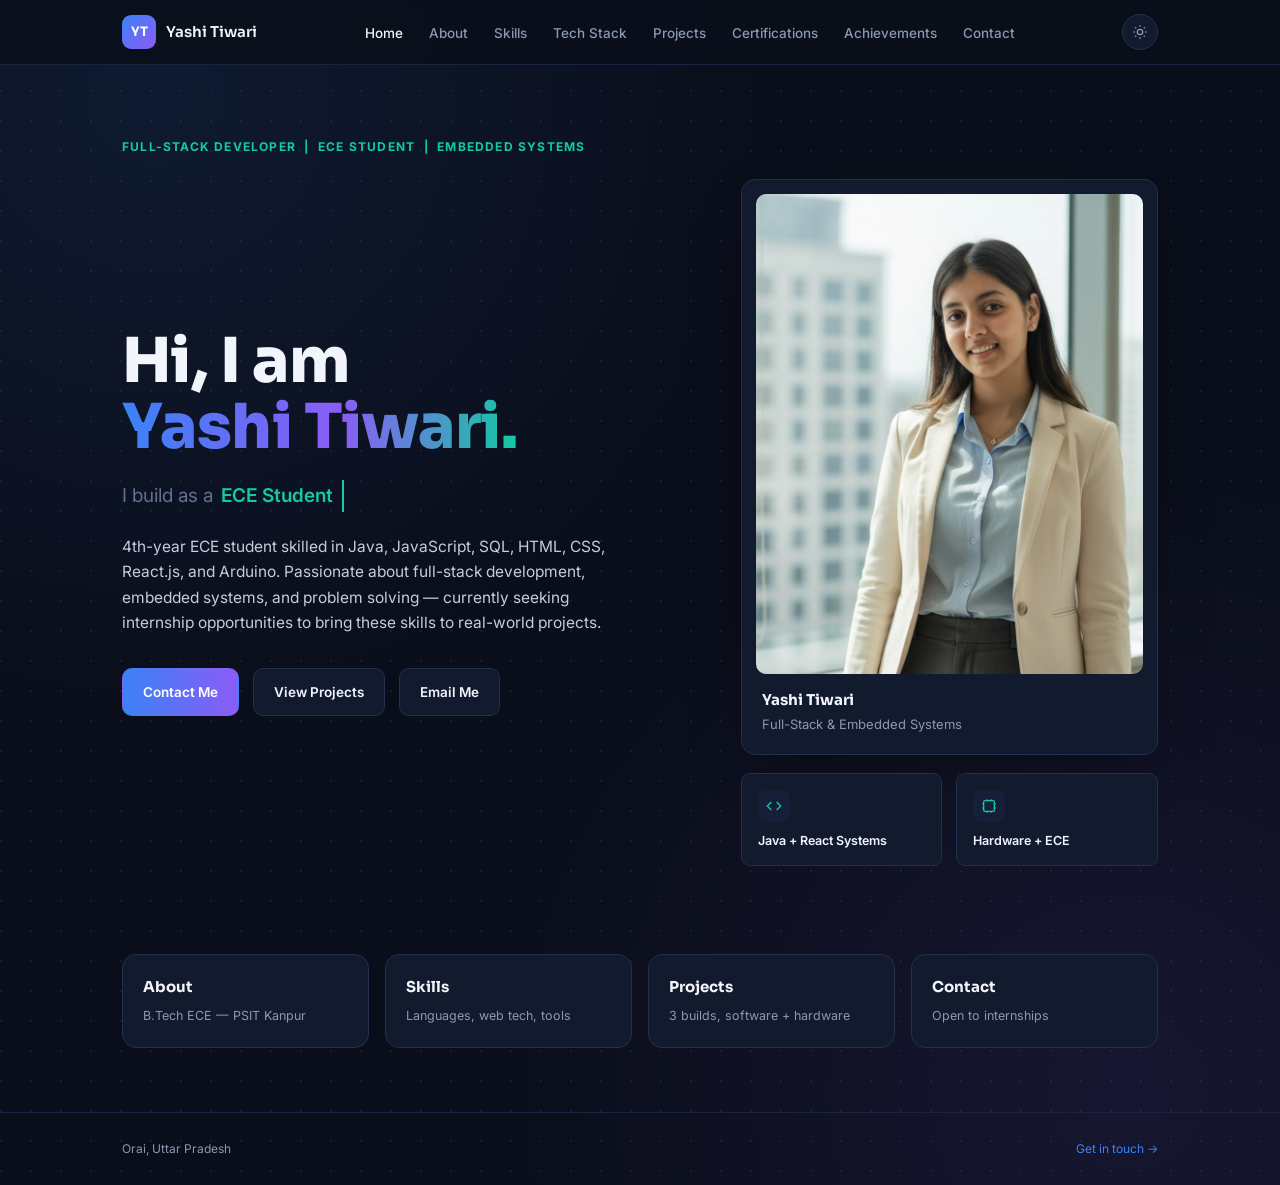
<file: index.html>
<!DOCTYPE html>
<html lang="en">
<head>
<meta charset="UTF-8">
<meta name="viewport" content="width=device-width, initial-scale=1.0">
<title>Yashi Tiwari — Portfolio</title>
<link rel="preconnect" href="https://fonts.googleapis.com">
<link rel="preconnect" href="https://fonts.gstatic.com" crossorigin>
<link href="https://fonts.googleapis.com/css2?family=Sora:wght@600;700;800&family=Inter:wght@400;500;600;700&display=swap" rel="stylesheet">
<link rel="stylesheet" href="style.css">
</head>
<body>

<header class="site">
  <div class="navbar">
    <a class="brand" href="index.html">
      <span class="badge">YT</span>
      <span class="name">Yashi Tiwari</span>
    </a>
    <button class="navtoggle" id="navtoggle" aria-expanded="false" aria-controls="navlinks">Menu</button>
    <ul class="navlinks" id="navlinks">
      <li><a href="index.html" class="active">Home</a></li>
      <li><a href="about.html">About</a></li>
      <li><a href="skills.html">Skills</a></li>
      <li><a href="techstack.html">Tech Stack</a></li>
      <li><a href="projects.html">Projects</a></li>
      <li><a href="certifications.html">Certifications</a></li>
      <li><a href="achievements.html">Achievements</a></li>
      <li><a href="contact.html">Contact</a></li>
    </ul>
    <div class="nav-right">
      <button class="theme-toggle" id="themeToggle" aria-label="Toggle theme">
        <svg id="themeIcon" width="16" height="16" viewBox="0 0 24 24" fill="none" stroke="currentColor" stroke-width="2"><circle cx="12" cy="12" r="4"/><path d="M12 2v2M12 20v2M4.9 4.9l1.4 1.4M17.7 17.7l1.4 1.4M2 12h2M20 12h2M4.9 19.1l1.4-1.4M17.7 6.3l1.4-1.4"/></svg>
      </button>
    </div>
  </div>
</header>

<main class="wrap">

  <section class="hero">
    <div class="hero-tag">Full-Stack Developer &nbsp;|&nbsp; ECE Student &nbsp;|&nbsp; Embedded Systems</div>
    <div class="hero-grid">
      <div>
        <h1 class="hero-title">Hi, I am<br><span class="grad-text">Yashi Tiwari.</span></h1>
        <p class="role-line">I build as a <span class="typed" id="typedRole">ECE Student</span><span class="cursor">&nbsp;</span></p>
        <p class="hero-summary">4th-year ECE student skilled in Java, JavaScript, SQL, HTML, CSS, React.js, and Arduino. Passionate about full-stack development, embedded systems, and problem solving — currently seeking internship opportunities to bring these skills to real-world projects.</p>
        <div class="hero-cta">
          <a class="btn primary" href="contact.html">Contact Me</a>
          <a class="btn ghost" href="projects.html">View Projects</a>
          <a class="btn ghost" href="mailto:tiwariyashi2626@gmail.com">Email Me</a>
        </div>
      </div>
      <div class="hero-right">
        <div class="photo-card">
          <img src="profile.jpg" alt="Portrait of Yashi Tiwari">
          <div class="photo-caption">
            <div class="pn">Yashi Tiwari</div>
            <div class="pr">Full-Stack &amp; Embedded Systems</div>
          </div>
        </div>
        <div class="stat-row">
          <div class="stat-card">
            <div class="ic"><svg width="16" height="16" viewBox="0 0 24 24" fill="none" stroke="currentColor" stroke-width="2"><polyline points="16 18 22 12 16 6"/><polyline points="8 6 2 12 8 18"/></svg></div>
            <div class="st">Java + React Systems</div>
          </div>
          <div class="stat-card">
            <div class="ic"><svg width="16" height="16" viewBox="0 0 24 24" fill="none" stroke="currentColor" stroke-width="2"><rect x="4" y="4" width="16" height="16" rx="2"/><path d="M9 2v2M15 2v2M9 20v2M15 20v2M2 9h2M2 15h2M20 9h2M20 15h2"/></svg></div>
            <div class="st">Hardware + ECE</div>
          </div>
        </div>
      </div>
    </div>
  </section>

  <nav class="quicklinks" aria-label="Section shortcuts">
    <a class="qlink" href="about.html">
      <div class="qt">About</div>
      <div class="qs">B.Tech ECE — PSIT Kanpur</div>
    </a>
    <a class="qlink" href="skills.html">
      <div class="qt">Skills</div>
      <div class="qs">Languages, web tech, tools</div>
    </a>
    <a class="qlink" href="projects.html">
      <div class="qt">Projects</div>
      <div class="qs">3 builds, software + hardware</div>
    </a>
    <a class="qlink" href="contact.html">
      <div class="qt">Contact</div>
      <div class="qs">Open to internships</div>
    </a>
  </nav>

</main>

<footer class="site-foot">
  <div class="wrap">
    <span class="fl">Orai, Uttar Pradesh</span>
    <span class="fl"><a href="contact.html">Get in touch →</a></span>
  </div>
</footer>

<script src="main.js"></script>
</body>
</html>
</file>
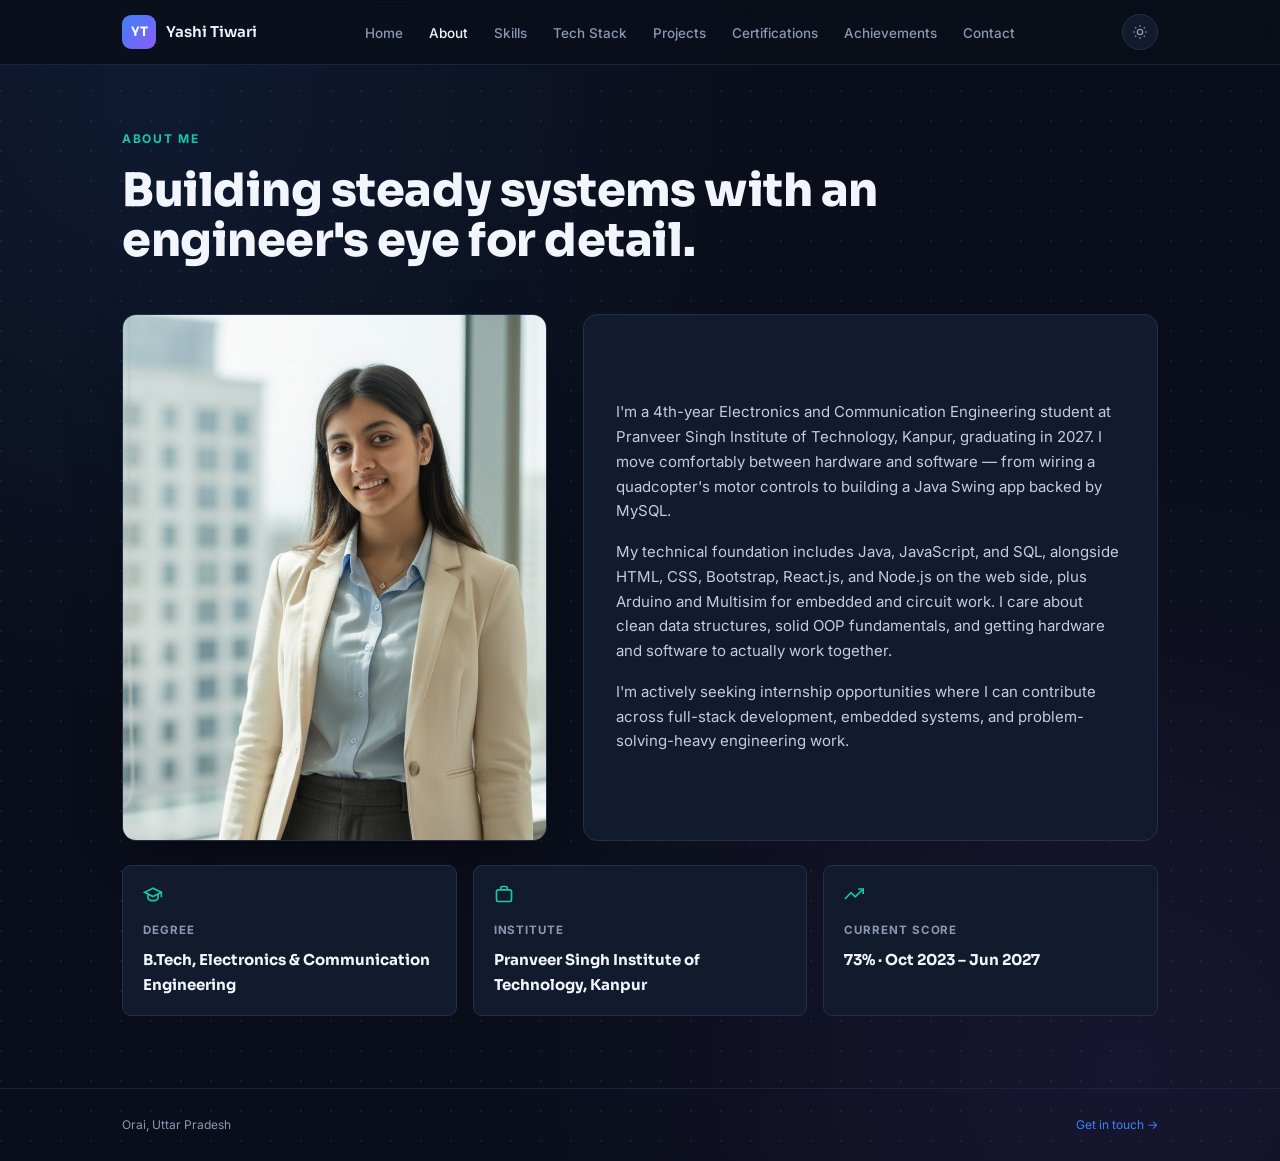
<file: about.html>
<!DOCTYPE html>
<html lang="en">
<head>
<meta charset="UTF-8">
<meta name="viewport" content="width=device-width, initial-scale=1.0">
<title>About — Yashi Tiwari</title>
<link rel="preconnect" href="https://fonts.googleapis.com">
<link rel="preconnect" href="https://fonts.gstatic.com" crossorigin>
<link href="https://fonts.googleapis.com/css2?family=Sora:wght@600;700;800&family=Inter:wght@400;500;600;700&display=swap" rel="stylesheet">
<link rel="stylesheet" href="style.css">
</head>
<body>

<header class="site">
  <div class="navbar">
    <a class="brand" href="index.html">
      <span class="badge">YT</span>
      <span class="name">Yashi Tiwari</span>
    </a>
    <button class="navtoggle" id="navtoggle" aria-expanded="false" aria-controls="navlinks">Menu</button>
    <ul class="navlinks" id="navlinks">
      <li><a href="index.html">Home</a></li>
      <li><a href="about.html" class="active">About</a></li>
      <li><a href="skills.html">Skills</a></li>
      <li><a href="techstack.html">Tech Stack</a></li>
      <li><a href="projects.html">Projects</a></li>
      <li><a href="certifications.html">Certifications</a></li>
      <li><a href="achievements.html">Achievements</a></li>
      <li><a href="contact.html">Contact</a></li>
    </ul>
    <div class="nav-right">
      <button class="theme-toggle" id="themeToggle" aria-label="Toggle theme">
        <svg width="16" height="16" viewBox="0 0 24 24" fill="none" stroke="currentColor" stroke-width="2"><circle cx="12" cy="12" r="4"/><path d="M12 2v2M12 20v2M4.9 4.9l1.4 1.4M17.7 17.7l1.4 1.4M2 12h2M20 12h2M4.9 19.1l1.4-1.4M17.7 6.3l1.4-1.4"/></svg>
      </button>
    </div>
  </div>
</header>

<main class="wrap">

  <div class="page-header">
    <div class="eyebrow">About Me</div>
    <h1 class="page-title">Building steady systems with an<br>engineer's eye for detail.</h1>
  </div>

  <div class="about-grid">
    <div class="about-photo">
      <img src="profile.jpg" alt="Portrait of Yashi Tiwari">
    </div>
    <div class="about-copy">
      <p>I'm a 4th-year Electronics and Communication Engineering student at Pranveer Singh Institute of Technology, Kanpur, graduating in 2027. I move comfortably between hardware and software — from wiring a quadcopter's motor controls to building a Java Swing app backed by MySQL.</p>
      <p>My technical foundation includes Java, JavaScript, and SQL, alongside HTML, CSS, Bootstrap, React.js, and Node.js on the web side, plus Arduino and Multisim for embedded and circuit work. I care about clean data structures, solid OOP fundamentals, and getting hardware and software to actually work together.</p>
      <p>I'm actively seeking internship opportunities where I can contribute across full-stack development, embedded systems, and problem-solving-heavy engineering work.</p>
    </div>
  </div>

  <div class="info-cards">
    <div class="info-card">
      <div class="ic"><svg width="20" height="20" viewBox="0 0 24 24" fill="none" stroke="currentColor" stroke-width="2"><path d="M22 10L12 5 2 10l10 5 10-5v6"/><path d="M6 12v5c0 1.5 3 3 6 3s6-1.5 6-3v-5"/></svg></div>
      <div class="lbl">Degree</div>
      <div class="val">B.Tech, Electronics &amp; Communication Engineering</div>
    </div>
    <div class="info-card">
      <div class="ic"><svg width="20" height="20" viewBox="0 0 24 24" fill="none" stroke="currentColor" stroke-width="2"><rect x="3" y="7" width="18" height="14" rx="2"/><path d="M8 7V5a2 2 0 0 1 2-2h4a2 2 0 0 1 2 2v2"/></svg></div>
      <div class="lbl">Institute</div>
      <div class="val">Pranveer Singh Institute of Technology, Kanpur</div>
    </div>
    <div class="info-card">
      <div class="ic"><svg width="20" height="20" viewBox="0 0 24 24" fill="none" stroke="currentColor" stroke-width="2"><polyline points="23 6 13.5 15.5 8.5 10.5 1 18"/><polyline points="17 6 23 6 23 12"/></svg></div>
      <div class="lbl">Current Score</div>
      <div class="val">73% &middot; Oct 2023 – Jun 2027</div>
    </div>
  </div>

</main>

<footer class="site-foot">
  <div class="wrap">
    <span class="fl">Orai, Uttar Pradesh</span>
    <span class="fl"><a href="contact.html">Get in touch →</a></span>
  </div>
</footer>

<script src="main.js"></script>
</body>
</html>
</file>
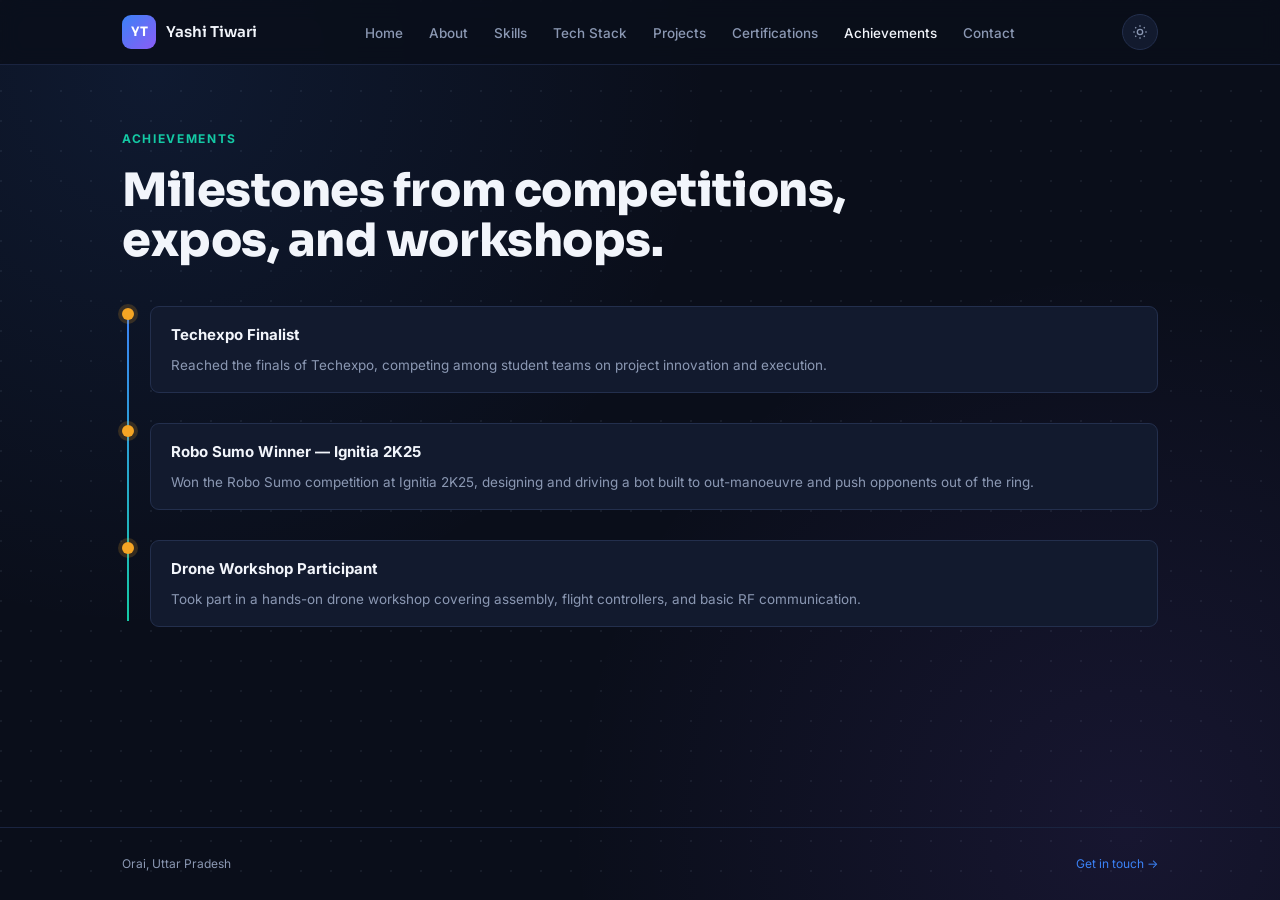
<file: achievements.html>
<!DOCTYPE html>
<html lang="en">
<head>
<meta charset="UTF-8">
<meta name="viewport" content="width=device-width, initial-scale=1.0">
<title>Achievements — Yashi Tiwari</title>
<link rel="preconnect" href="https://fonts.googleapis.com">
<link rel="preconnect" href="https://fonts.gstatic.com" crossorigin>
<link href="https://fonts.googleapis.com/css2?family=Sora:wght@600;700;800&family=Inter:wght@400;500;600;700&display=swap" rel="stylesheet">
<link rel="stylesheet" href="style.css">
</head>
<body>

<header class="site">
  <div class="navbar">
    <a class="brand" href="index.html">
      <span class="badge">YT</span>
      <span class="name">Yashi Tiwari</span>
    </a>
    <button class="navtoggle" id="navtoggle" aria-expanded="false" aria-controls="navlinks">Menu</button>
    <ul class="navlinks" id="navlinks">
      <li><a href="index.html">Home</a></li>
      <li><a href="about.html">About</a></li>
      <li><a href="skills.html">Skills</a></li>
      <li><a href="techstack.html">Tech Stack</a></li>
      <li><a href="projects.html">Projects</a></li>
      <li><a href="certifications.html">Certifications</a></li>
      <li><a href="achievements.html" class="active">Achievements</a></li>
      <li><a href="contact.html">Contact</a></li>
    </ul>
    <div class="nav-right">
      <button class="theme-toggle" id="themeToggle" aria-label="Toggle theme">
        <svg width="16" height="16" viewBox="0 0 24 24" fill="none" stroke="currentColor" stroke-width="2"><circle cx="12" cy="12" r="4"/><path d="M12 2v2M12 20v2M4.9 4.9l1.4 1.4M17.7 17.7l1.4 1.4M2 12h2M20 12h2M4.9 19.1l1.4-1.4M17.7 6.3l1.4-1.4"/></svg>
      </button>
    </div>
  </div>
</header>

<main class="wrap">

  <div class="page-header">
    <div class="eyebrow">Achievements</div>
    <h1 class="page-title">Milestones from competitions,<br>expos, and workshops.</h1>
  </div>

  <div class="timeline" style="margin:32px 0 80px;">
    <div class="tl-item">
      <span class="tl-dot"></span>
      <div class="tl-card">
        <div class="ttl">Techexpo Finalist</div>
        <div class="dsc">Reached the finals of Techexpo, competing among student teams on project innovation and execution.</div>
      </div>
    </div>
    <div class="tl-item">
      <span class="tl-dot"></span>
      <div class="tl-card">
        <div class="ttl">Robo Sumo Winner — Ignitia 2K25</div>
        <div class="dsc">Won the Robo Sumo competition at Ignitia 2K25, designing and driving a bot built to out-manoeuvre and push opponents out of the ring.</div>
      </div>
    </div>
    <div class="tl-item">
      <span class="tl-dot"></span>
      <div class="tl-card">
        <div class="ttl">Drone Workshop Participant</div>
        <div class="dsc">Took part in a hands-on drone workshop covering assembly, flight controllers, and basic RF communication.</div>
      </div>
    </div>
  </div>

</main>

<footer class="site-foot">
  <div class="wrap">
    <span class="fl">Orai, Uttar Pradesh</span>
    <span class="fl"><a href="contact.html">Get in touch →</a></span>
  </div>
</footer>

<script src="main.js"></script>
</body>
</html>
</file>
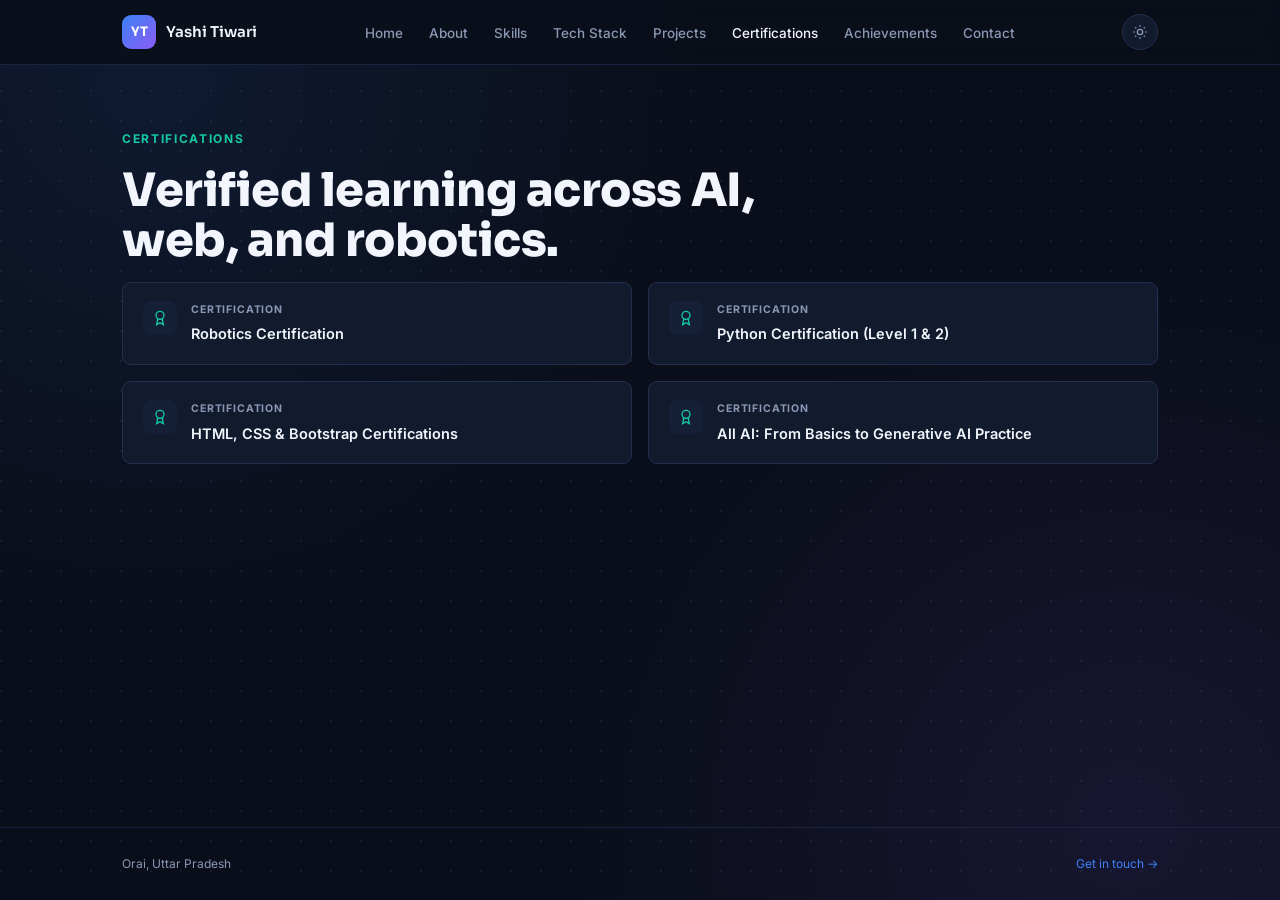
<file: certifications.html>
<!DOCTYPE html>
<html lang="en">
<head>
<meta charset="UTF-8">
<meta name="viewport" content="width=device-width, initial-scale=1.0">
<title>Certifications — Yashi Tiwari</title>
<link rel="preconnect" href="https://fonts.googleapis.com">
<link rel="preconnect" href="https://fonts.gstatic.com" crossorigin>
<link href="https://fonts.googleapis.com/css2?family=Sora:wght@600;700;800&family=Inter:wght@400;500;600;700&display=swap" rel="stylesheet">
<link rel="stylesheet" href="style.css">
</head>
<body>

<header class="site">
  <div class="navbar">
    <a class="brand" href="index.html">
      <span class="badge">YT</span>
      <span class="name">Yashi Tiwari</span>
    </a>
    <button class="navtoggle" id="navtoggle" aria-expanded="false" aria-controls="navlinks">Menu</button>
    <ul class="navlinks" id="navlinks">
      <li><a href="index.html">Home</a></li>
      <li><a href="about.html">About</a></li>
      <li><a href="skills.html">Skills</a></li>
      <li><a href="techstack.html">Tech Stack</a></li>
      <li><a href="projects.html">Projects</a></li>
      <li><a href="certifications.html" class="active">Certifications</a></li>
      <li><a href="achievements.html">Achievements</a></li>
      <li><a href="contact.html">Contact</a></li>
    </ul>
    <div class="nav-right">
      <button class="theme-toggle" id="themeToggle" aria-label="Toggle theme">
        <svg width="16" height="16" viewBox="0 0 24 24" fill="none" stroke="currentColor" stroke-width="2"><circle cx="12" cy="12" r="4"/><path d="M12 2v2M12 20v2M4.9 4.9l1.4 1.4M17.7 17.7l1.4 1.4M2 12h2M20 12h2M4.9 19.1l1.4-1.4M17.7 6.3l1.4-1.4"/></svg>
      </button>
    </div>
  </div>
</header>

<main class="wrap">

  <div class="page-header">
    <div class="eyebrow">Certifications</div>
    <h1 class="page-title">Verified learning across AI,<br>web, and robotics.</h1>
  </div>

  <div class="cert-grid" style="margin-bottom:72px;">
    <div class="cert-card">
      <div class="ic"><svg width="16" height="16" viewBox="0 0 24 24" fill="none" stroke="currentColor" stroke-width="2"><circle cx="12" cy="8" r="6"/><path d="M8.7 13.5 7 22l5-3 5 3-1.7-8.5"/></svg></div>
      <div>
        <div class="tag">Certification</div>
        <div class="ttl">Robotics Certification</div>
      </div>
    </div>
    <div class="cert-card">
      <div class="ic"><svg width="16" height="16" viewBox="0 0 24 24" fill="none" stroke="currentColor" stroke-width="2"><circle cx="12" cy="8" r="6"/><path d="M8.7 13.5 7 22l5-3 5 3-1.7-8.5"/></svg></div>
      <div>
        <div class="tag">Certification</div>
        <div class="ttl">Python Certification (Level 1 &amp; 2)</div>
      </div>
    </div>
    <div class="cert-card">
      <div class="ic"><svg width="16" height="16" viewBox="0 0 24 24" fill="none" stroke="currentColor" stroke-width="2"><circle cx="12" cy="8" r="6"/><path d="M8.7 13.5 7 22l5-3 5 3-1.7-8.5"/></svg></div>
      <div>
        <div class="tag">Certification</div>
        <div class="ttl">HTML, CSS &amp; Bootstrap Certifications</div>
      </div>
    </div>
    <div class="cert-card">
      <div class="ic"><svg width="16" height="16" viewBox="0 0 24 24" fill="none" stroke="currentColor" stroke-width="2"><circle cx="12" cy="8" r="6"/><path d="M8.7 13.5 7 22l5-3 5 3-1.7-8.5"/></svg></div>
      <div>
        <div class="tag">Certification</div>
        <div class="ttl">All AI: From Basics to Generative AI Practice</div>
      </div>
    </div>
  </div>

</main>

<footer class="site-foot">
  <div class="wrap">
    <span class="fl">Orai, Uttar Pradesh</span>
    <span class="fl"><a href="contact.html">Get in touch →</a></span>
  </div>
</footer>

<script src="main.js"></script>
</body>
</html>
</file>
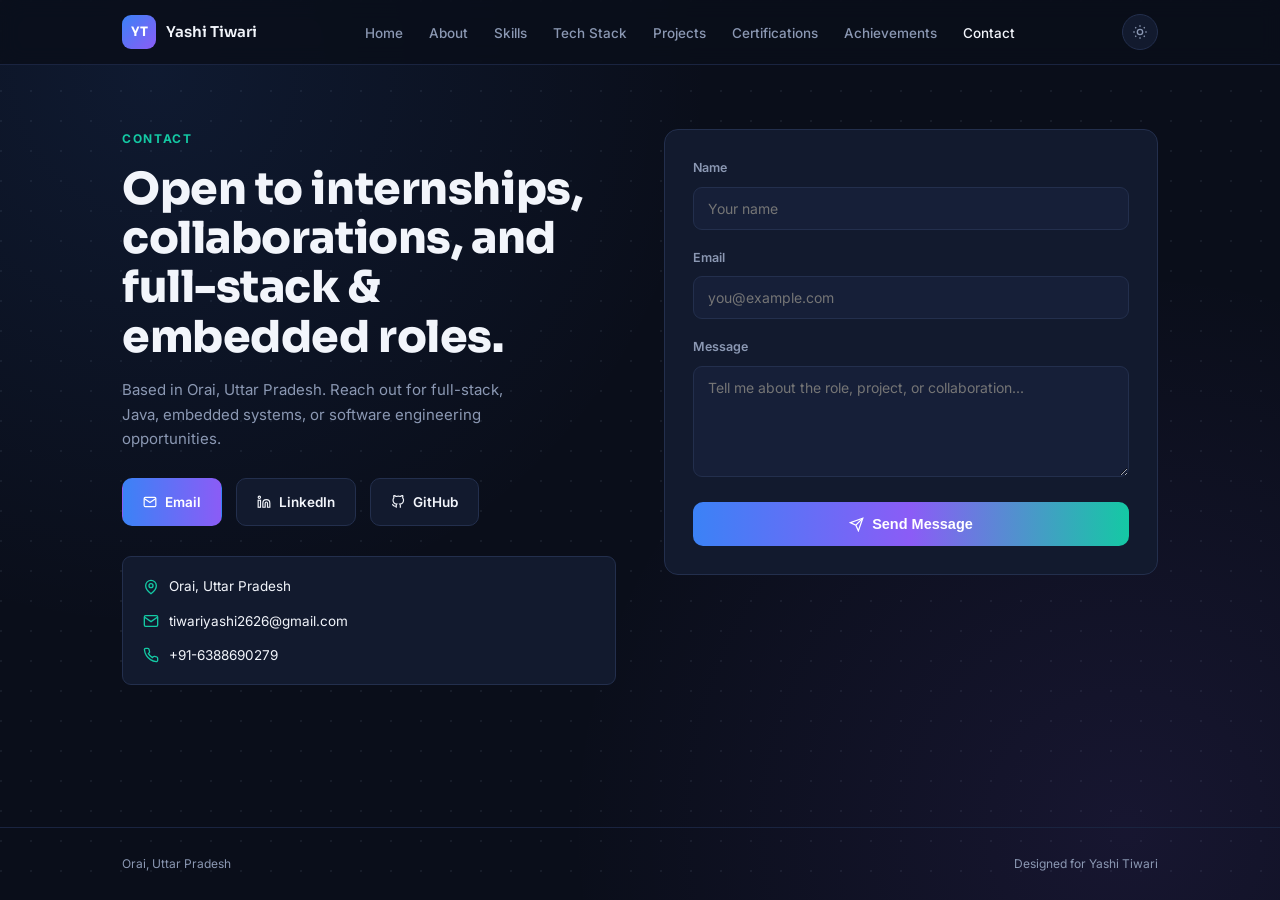
<file: contact.html>
<!DOCTYPE html>
<html lang="en">
<head>
<meta charset="UTF-8">
<meta name="viewport" content="width=device-width, initial-scale=1.0">
<title>Contact — Yashi Tiwari</title>
<link rel="preconnect" href="https://fonts.googleapis.com">
<link rel="preconnect" href="https://fonts.gstatic.com" crossorigin>
<link href="https://fonts.googleapis.com/css2?family=Sora:wght@600;700;800&family=Inter:wght@400;500;600;700&display=swap" rel="stylesheet">
<link rel="stylesheet" href="style.css">
</head>
<body>

<header class="site">
  <div class="navbar">
    <a class="brand" href="index.html">
      <span class="badge">YT</span>
      <span class="name">Yashi Tiwari</span>
    </a>
    <button class="navtoggle" id="navtoggle" aria-expanded="false" aria-controls="navlinks">Menu</button>
    <ul class="navlinks" id="navlinks">
      <li><a href="index.html">Home</a></li>
      <li><a href="about.html">About</a></li>
      <li><a href="skills.html">Skills</a></li>
      <li><a href="techstack.html">Tech Stack</a></li>
      <li><a href="projects.html">Projects</a></li>
      <li><a href="certifications.html">Certifications</a></li>
      <li><a href="achievements.html">Achievements</a></li>
      <li><a href="contact.html" class="active">Contact</a></li>
    </ul>
    <div class="nav-right">
      <button class="theme-toggle" id="themeToggle" aria-label="Toggle theme">
        <svg width="16" height="16" viewBox="0 0 24 24" fill="none" stroke="currentColor" stroke-width="2"><circle cx="12" cy="12" r="4"/><path d="M12 2v2M12 20v2M4.9 4.9l1.4 1.4M17.7 17.7l1.4 1.4M2 12h2M20 12h2M4.9 19.1l1.4-1.4M17.7 6.3l1.4-1.4"/></svg>
      </button>
    </div>
  </div>
</header>

<main class="wrap">
  <div class="contact-page">

    <div class="contact-left">
      <div class="eyebrow">Contact</div>
      <h1>Open to internships, collaborations, and full-stack &amp; embedded roles.</h1>
      <p class="sub">Based in Orai, Uttar Pradesh. Reach out for full-stack, Java, embedded systems, or software engineering opportunities.</p>

      <div class="contact-row">
        <a class="btn primary" href="mailto:tiwariyashi2626@gmail.com"><svg width="14" height="14" viewBox="0 0 24 24" fill="none" stroke="currentColor" stroke-width="2"><rect x="2" y="4" width="20" height="16" rx="2"/><path d="m22 6-10 7L2 6"/></svg>Email</a>
        <a class="btn ghost" href="https://www.linkedin.com/in/yashi-tiwari-02bba4389/" target="_blank" rel="noopener"><svg width="14" height="14" viewBox="0 0 24 24" fill="none" stroke="currentColor" stroke-width="2"><path d="M16 8a6 6 0 0 1 6 6v7h-4v-7a2 2 0 0 0-2-2 2 2 0 0 0-2 2v7h-4v-7a6 6 0 0 1 6-6z"/><rect x="2" y="9" width="4" height="12"/><circle cx="4" cy="4" r="2"/></svg>LinkedIn</a>
        <a class="btn ghost" href="https://github.com/YashiTiwari26" target="_blank" rel="noopener"><svg width="14" height="14" viewBox="0 0 24 24" fill="none" stroke="currentColor" stroke-width="2"><path d="M9 19c-5 1.5-5-2.5-7-3m14 6v-3.87a3.37 3.37 0 0 0-.94-2.61c3.14-.35 6.44-1.54 6.44-7A5.44 5.44 0 0 0 20 4.77 5.07 5.07 0 0 0 19.91 1S18.73.65 16 2.48a13.38 13.38 0 0 0-7 0C6.27.65 5.09 1 5.09 1A5.07 5.07 0 0 0 5 4.77a5.44 5.44 0 0 0-1.5 3.78c0 5.42 3.3 6.61 6.44 7A3.37 3.37 0 0 0 9 18.13V22"/></svg>GitHub</a>
      </div>

      <div class="contact-info">
        <div class="ci-row"><svg width="16" height="16" viewBox="0 0 24 24" fill="none" stroke="currentColor" stroke-width="2"><path d="M20 10c0 6-8 12-8 12s-8-6-8-12a8 8 0 0 1 16 0z"/><circle cx="12" cy="10" r="3"/></svg>Orai, Uttar Pradesh</div>
        <div class="ci-row"><svg width="16" height="16" viewBox="0 0 24 24" fill="none" stroke="currentColor" stroke-width="2"><rect x="2" y="4" width="20" height="16" rx="2"/><path d="m22 6-10 7L2 6"/></svg>tiwariyashi2626@gmail.com</div>
        <div class="ci-row"><svg width="16" height="16" viewBox="0 0 24 24" fill="none" stroke="currentColor" stroke-width="2"><path d="M22 16.92v3a2 2 0 0 1-2.18 2 19.79 19.79 0 0 1-8.63-3.07 19.5 19.5 0 0 1-6-6 19.79 19.79 0 0 1-3.07-8.67A2 2 0 0 1 4.11 2h3a2 2 0 0 1 2 1.72c.13.96.36 1.9.68 2.81a2 2 0 0 1-.45 2.11L8.09 9.91a16 16 0 0 0 6 6l1.27-1.27a2 2 0 0 1 2.11-.45c.91.32 1.85.55 2.81.68A2 2 0 0 1 22 16.92z"/></svg>+91-6388690279</div>
      </div>
    </div>

    <form class="contact-form" id="contactForm">
      <div class="f-group">
        <label for="cf-name">Name</label>
        <input type="text" id="cf-name" name="name" placeholder="Your name" required>
      </div>
      <div class="f-group">
        <label for="cf-email">Email</label>
        <input type="email" id="cf-email" name="email" placeholder="you@example.com" required>
      </div>
      <div class="f-group">
        <label for="cf-message">Message</label>
        <textarea id="cf-message" name="message" rows="5" placeholder="Tell me about the role, project, or collaboration..." required></textarea>
      </div>
      <button type="submit" class="f-submit">
        <svg width="15" height="15" viewBox="0 0 24 24" fill="none" stroke="currentColor" stroke-width="2"><line x1="22" y1="2" x2="11" y2="13"/><polygon points="22 2 15 22 11 13 2 9 22 2"/></svg>
        Send Message
      </button>
    </form>

  </div>
</main>

<footer class="site-foot">
  <div class="wrap">
    <span class="fl">Orai, Uttar Pradesh</span>
    <span class="fl">Designed for Yashi Tiwari</span>
  </div>
</footer>

<script src="main.js"></script>
</body>
</html>
</file>
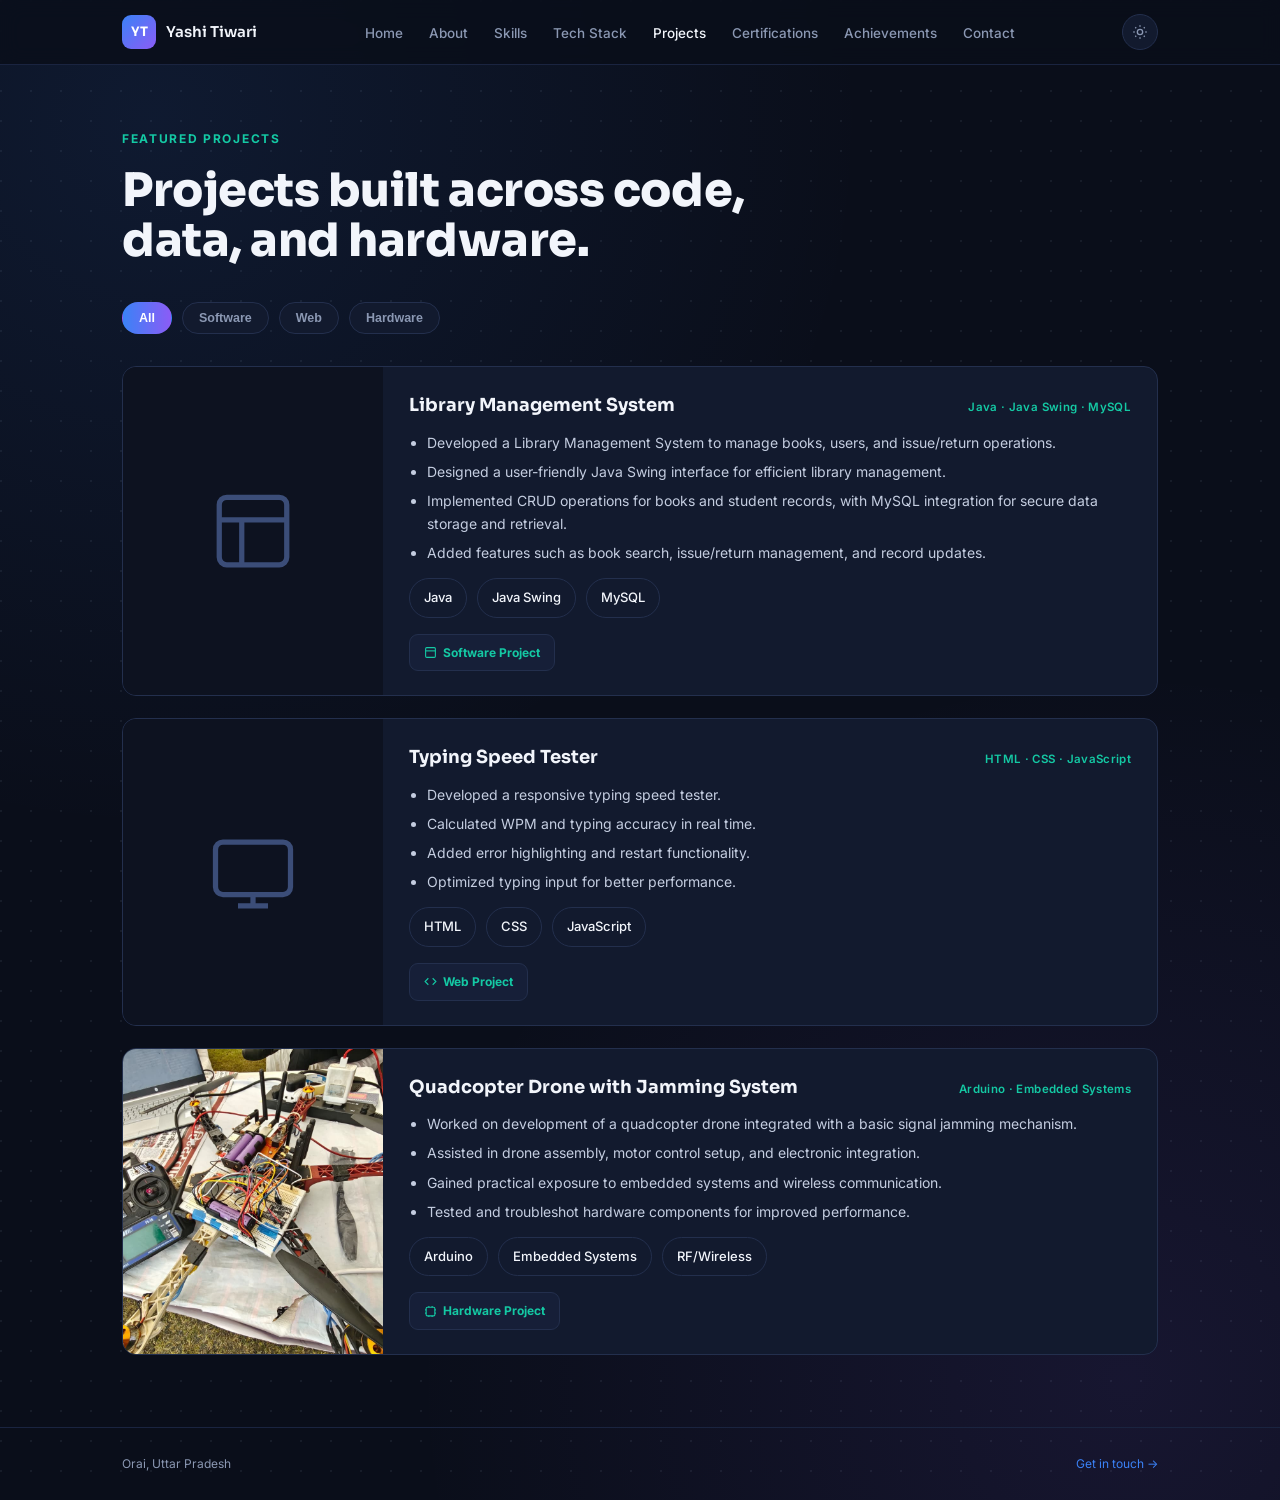
<file: projects.html>
<!DOCTYPE html>
<html lang="en">
<head>
<meta charset="UTF-8">
<meta name="viewport" content="width=device-width, initial-scale=1.0">
<title>Projects — Yashi Tiwari</title>
<link rel="preconnect" href="https://fonts.googleapis.com">
<link rel="preconnect" href="https://fonts.gstatic.com" crossorigin>
<link href="https://fonts.googleapis.com/css2?family=Sora:wght@600;700;800&family=Inter:wght@400;500;600;700&display=swap" rel="stylesheet">
<link rel="stylesheet" href="style.css">
</head>
<body>

<header class="site">
  <div class="navbar">
    <a class="brand" href="index.html">
      <span class="badge">YT</span>
      <span class="name">Yashi Tiwari</span>
    </a>
    <button class="navtoggle" id="navtoggle" aria-expanded="false" aria-controls="navlinks">Menu</button>
    <ul class="navlinks" id="navlinks">
      <li><a href="index.html">Home</a></li>
      <li><a href="about.html">About</a></li>
      <li><a href="skills.html">Skills</a></li>
      <li><a href="techstack.html">Tech Stack</a></li>
      <li><a href="projects.html" class="active">Projects</a></li>
      <li><a href="certifications.html">Certifications</a></li>
      <li><a href="achievements.html">Achievements</a></li>
      <li><a href="contact.html">Contact</a></li>
    </ul>
    <div class="nav-right">
      <button class="theme-toggle" id="themeToggle" aria-label="Toggle theme">
        <svg width="16" height="16" viewBox="0 0 24 24" fill="none" stroke="currentColor" stroke-width="2"><circle cx="12" cy="12" r="4"/><path d="M12 2v2M12 20v2M4.9 4.9l1.4 1.4M17.7 17.7l1.4 1.4M2 12h2M20 12h2M4.9 19.1l1.4-1.4M17.7 6.3l1.4-1.4"/></svg>
      </button>
    </div>
  </div>
</header>

<main class="wrap">

  <div class="page-header">
    <div class="eyebrow">Featured Projects</div>
    <h1 class="page-title">Projects built across code,<br>data, and hardware.</h1>
  </div>

  <div class="filter-row">
    <button class="filter-pill active" data-filter="all">All</button>
    <button class="filter-pill" data-filter="software">Software</button>
    <button class="filter-pill" data-filter="web">Web</button>
    <button class="filter-pill" data-filter="hardware">Hardware</button>
  </div>

  <div style="padding-bottom:72px;">

    <div class="project" data-tags="software">
      <div class="project-media">
        <svg width="90" height="90" viewBox="0 0 24 24" fill="none" stroke="#3b4d78" stroke-width="1.4">
          <rect x="3" y="3" width="18" height="18" rx="2"/><path d="M3 9h18"/><path d="M9 21V9"/>
        </svg>
      </div>
      <div class="project-body">
        <div class="project-head">
          <div class="project-title">Library Management System</div>
          <div class="project-stack">Java &middot; Java Swing &middot; MySQL</div>
        </div>
        <ul>
          <li>Developed a Library Management System to manage books, users, and issue/return operations.</li>
          <li>Designed a user-friendly Java Swing interface for efficient library management.</li>
          <li>Implemented CRUD operations for books and student records, with MySQL integration for secure data storage and retrieval.</li>
          <li>Added features such as book search, issue/return management, and record updates.</li>
        </ul>
        <div class="chip-row" style="margin-top:14px;"><span class="chip">Java</span><span class="chip">Java Swing</span><span class="chip">MySQL</span></div>
        <div class="project-badge"><svg width="13" height="13" viewBox="0 0 24 24" fill="none" stroke="currentColor" stroke-width="2"><rect x="3" y="3" width="18" height="18" rx="2"/><path d="M3 9h18"/></svg>Software Project</div>
      </div>
    </div>

    <div class="project" data-tags="web">
      <div class="project-media">
        <svg width="90" height="90" viewBox="0 0 24 24" fill="none" stroke="#3b4d78" stroke-width="1.4">
          <rect x="2" y="4" width="20" height="14" rx="2"/><path d="M8 21h8M12 18v3"/>
        </svg>
      </div>
      <div class="project-body">
        <div class="project-head">
          <div class="project-title">Typing Speed Tester</div>
          <div class="project-stack">HTML &middot; CSS &middot; JavaScript</div>
        </div>
        <ul>
          <li>Developed a responsive typing speed tester.</li>
          <li>Calculated WPM and typing accuracy in real time.</li>
          <li>Added error highlighting and restart functionality.</li>
          <li>Optimized typing input for better performance.</li>
        </ul>
        <div class="chip-row" style="margin-top:14px;"><span class="chip">HTML</span><span class="chip">CSS</span><span class="chip">JavaScript</span></div>
        <div class="project-badge"><svg width="13" height="13" viewBox="0 0 24 24" fill="none" stroke="currentColor" stroke-width="2"><polyline points="16 18 22 12 16 6"/><polyline points="8 6 2 12 8 18"/></svg>Web Project</div>
      </div>
    </div>

    <div class="project" data-tags="hardware">
      <div class="project-media">
        <img src="drone.jpg" alt="Yashi's quadcopter drone build with flight controller and RF modules">
      </div>
      <div class="project-body">
        <div class="project-head">
          <div class="project-title">Quadcopter Drone with Jamming System</div>
          <div class="project-stack">Arduino &middot; Embedded Systems</div>
        </div>
        <ul>
          <li>Worked on development of a quadcopter drone integrated with a basic signal jamming mechanism.</li>
          <li>Assisted in drone assembly, motor control setup, and electronic integration.</li>
          <li>Gained practical exposure to embedded systems and wireless communication.</li>
          <li>Tested and troubleshot hardware components for improved performance.</li>
        </ul>
        <div class="chip-row" style="margin-top:14px;"><span class="chip">Arduino</span><span class="chip">Embedded Systems</span><span class="chip">RF/Wireless</span></div>
        <div class="project-badge"><svg width="13" height="13" viewBox="0 0 24 24" fill="none" stroke="currentColor" stroke-width="2"><rect x="4" y="4" width="16" height="16" rx="2"/><path d="M9 2v2M15 2v2M9 20v2M15 20v2M2 9h2M2 15h2M20 9h2M20 15h2"/></svg>Hardware Project</div>
      </div>
    </div>

  </div>

</main>

<footer class="site-foot">
  <div class="wrap">
    <span class="fl">Orai, Uttar Pradesh</span>
    <span class="fl"><a href="contact.html">Get in touch →</a></span>
  </div>
</footer>

<script src="main.js"></script>
</body>
</html>
</file>
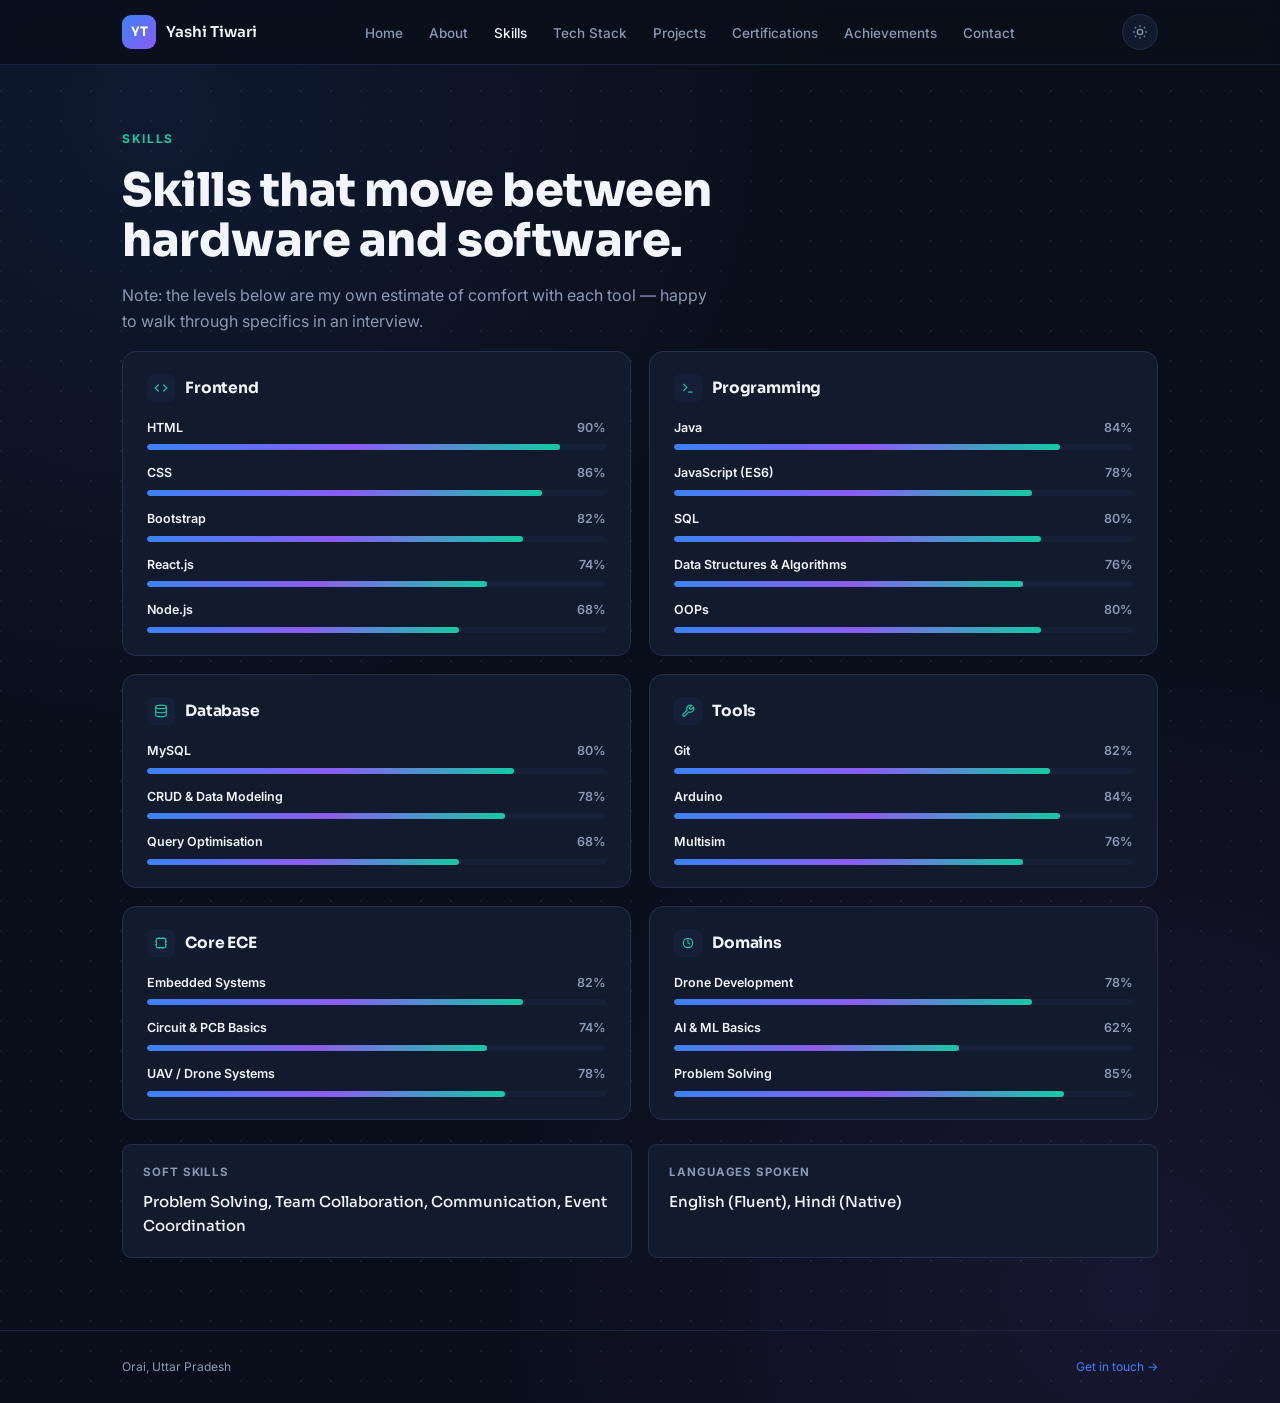
<file: skills.html>
<!DOCTYPE html>
<html lang="en">
<head>
<meta charset="UTF-8">
<meta name="viewport" content="width=device-width, initial-scale=1.0">
<title>Skills — Yashi Tiwari</title>
<link rel="preconnect" href="https://fonts.googleapis.com">
<link rel="preconnect" href="https://fonts.gstatic.com" crossorigin>
<link href="https://fonts.googleapis.com/css2?family=Sora:wght@600;700;800&family=Inter:wght@400;500;600;700&display=swap" rel="stylesheet">
<link rel="stylesheet" href="style.css">
</head>
<body>

<header class="site">
  <div class="navbar">
    <a class="brand" href="index.html">
      <span class="badge">YT</span>
      <span class="name">Yashi Tiwari</span>
    </a>
    <button class="navtoggle" id="navtoggle" aria-expanded="false" aria-controls="navlinks">Menu</button>
    <ul class="navlinks" id="navlinks">
      <li><a href="index.html">Home</a></li>
      <li><a href="about.html">About</a></li>
      <li><a href="skills.html" class="active">Skills</a></li>
      <li><a href="techstack.html">Tech Stack</a></li>
      <li><a href="projects.html">Projects</a></li>
      <li><a href="certifications.html">Certifications</a></li>
      <li><a href="achievements.html">Achievements</a></li>
      <li><a href="contact.html">Contact</a></li>
    </ul>
    <div class="nav-right">
      <button class="theme-toggle" id="themeToggle" aria-label="Toggle theme">
        <svg width="16" height="16" viewBox="0 0 24 24" fill="none" stroke="currentColor" stroke-width="2"><circle cx="12" cy="12" r="4"/><path d="M12 2v2M12 20v2M4.9 4.9l1.4 1.4M17.7 17.7l1.4 1.4M2 12h2M20 12h2M4.9 19.1l1.4-1.4M17.7 6.3l1.4-1.4"/></svg>
      </button>
    </div>
  </div>
</header>

<main class="wrap">

  <div class="page-header">
    <div class="eyebrow">Skills</div>
    <h1 class="page-title">Skills that move between<br>hardware and software.</h1>
    <p class="page-lede">Note: the levels below are my own estimate of comfort with each tool — happy to walk through specifics in an interview.</p>
  </div>

  <div class="skillbar-grid" style="margin-bottom:20px;">

    <div class="skillbar-card">
      <h3><span class="ic"><svg width="14" height="14" viewBox="0 0 24 24" fill="none" stroke="currentColor" stroke-width="2"><polyline points="16 18 22 12 16 6"/><polyline points="8 6 2 12 8 18"/></svg></span>Frontend</h3>
      <div class="sk-row"><div class="sk-top"><span class="nm">HTML</span><span class="pc">90%</span></div><div class="sk-track"><div class="sk-fill" style="width:90%"></div></div></div>
      <div class="sk-row"><div class="sk-top"><span class="nm">CSS</span><span class="pc">86%</span></div><div class="sk-track"><div class="sk-fill" style="width:86%"></div></div></div>
      <div class="sk-row"><div class="sk-top"><span class="nm">Bootstrap</span><span class="pc">82%</span></div><div class="sk-track"><div class="sk-fill" style="width:82%"></div></div></div>
      <div class="sk-row"><div class="sk-top"><span class="nm">React.js</span><span class="pc">74%</span></div><div class="sk-track"><div class="sk-fill" style="width:74%"></div></div></div>
      <div class="sk-row"><div class="sk-top"><span class="nm">Node.js</span><span class="pc">68%</span></div><div class="sk-track"><div class="sk-fill" style="width:68%"></div></div></div>
    </div>

    <div class="skillbar-card">
      <h3><span class="ic"><svg width="14" height="14" viewBox="0 0 24 24" fill="none" stroke="currentColor" stroke-width="2"><polyline points="4 17 10 11 4 5"/><line x1="12" y1="19" x2="20" y2="19"/></svg></span>Programming</h3>
      <div class="sk-row"><div class="sk-top"><span class="nm">Java</span><span class="pc">84%</span></div><div class="sk-track"><div class="sk-fill" style="width:84%"></div></div></div>
      <div class="sk-row"><div class="sk-top"><span class="nm">JavaScript (ES6)</span><span class="pc">78%</span></div><div class="sk-track"><div class="sk-fill" style="width:78%"></div></div></div>
      <div class="sk-row"><div class="sk-top"><span class="nm">SQL</span><span class="pc">80%</span></div><div class="sk-track"><div class="sk-fill" style="width:80%"></div></div></div>
      <div class="sk-row"><div class="sk-top"><span class="nm">Data Structures &amp; Algorithms</span><span class="pc">76%</span></div><div class="sk-track"><div class="sk-fill" style="width:76%"></div></div></div>
      <div class="sk-row"><div class="sk-top"><span class="nm">OOPs</span><span class="pc">80%</span></div><div class="sk-track"><div class="sk-fill" style="width:80%"></div></div></div>
    </div>

    <div class="skillbar-card">
      <h3><span class="ic"><svg width="14" height="14" viewBox="0 0 24 24" fill="none" stroke="currentColor" stroke-width="2"><ellipse cx="12" cy="5" rx="9" ry="3"/><path d="M3 5v14a9 3 0 0 0 18 0V5"/><path d="M3 12a9 3 0 0 0 18 0"/></svg></span>Database</h3>
      <div class="sk-row"><div class="sk-top"><span class="nm">MySQL</span><span class="pc">80%</span></div><div class="sk-track"><div class="sk-fill" style="width:80%"></div></div></div>
      <div class="sk-row"><div class="sk-top"><span class="nm">CRUD &amp; Data Modeling</span><span class="pc">78%</span></div><div class="sk-track"><div class="sk-fill" style="width:78%"></div></div></div>
      <div class="sk-row"><div class="sk-top"><span class="nm">Query Optimisation</span><span class="pc">68%</span></div><div class="sk-track"><div class="sk-fill" style="width:68%"></div></div></div>
    </div>

    <div class="skillbar-card">
      <h3><span class="ic"><svg width="14" height="14" viewBox="0 0 24 24" fill="none" stroke="currentColor" stroke-width="2"><path d="M14.7 6.3a1 1 0 0 0 0 1.4l1.6 1.6a1 1 0 0 0 1.4 0l3.77-3.77a6 6 0 0 1-7.94 7.94l-6.91 6.91a2.12 2.12 0 0 1-3-3l6.91-6.91a6 6 0 0 1 7.94-7.94l-3.76 3.76z"/></svg></span>Tools</h3>
      <div class="sk-row"><div class="sk-top"><span class="nm">Git</span><span class="pc">82%</span></div><div class="sk-track"><div class="sk-fill" style="width:82%"></div></div></div>
      <div class="sk-row"><div class="sk-top"><span class="nm">Arduino</span><span class="pc">84%</span></div><div class="sk-track"><div class="sk-fill" style="width:84%"></div></div></div>
      <div class="sk-row"><div class="sk-top"><span class="nm">Multisim</span><span class="pc">76%</span></div><div class="sk-track"><div class="sk-fill" style="width:76%"></div></div></div>
    </div>

    <div class="skillbar-card">
      <h3><span class="ic"><svg width="14" height="14" viewBox="0 0 24 24" fill="none" stroke="currentColor" stroke-width="2"><rect x="4" y="4" width="16" height="16" rx="2"/><path d="M9 2v2M15 2v2M9 20v2M15 20v2M2 9h2M2 15h2M20 9h2M20 15h2"/></svg></span>Core ECE</h3>
      <div class="sk-row"><div class="sk-top"><span class="nm">Embedded Systems</span><span class="pc">82%</span></div><div class="sk-track"><div class="sk-fill" style="width:82%"></div></div></div>
      <div class="sk-row"><div class="sk-top"><span class="nm">Circuit &amp; PCB Basics</span><span class="pc">74%</span></div><div class="sk-track"><div class="sk-fill" style="width:74%"></div></div></div>
      <div class="sk-row"><div class="sk-top"><span class="nm">UAV / Drone Systems</span><span class="pc">78%</span></div><div class="sk-track"><div class="sk-fill" style="width:78%"></div></div></div>
    </div>

    <div class="skillbar-card">
      <h3><span class="ic"><svg width="14" height="14" viewBox="0 0 24 24" fill="none" stroke="currentColor" stroke-width="2"><path d="M12 20a8 8 0 1 0 0-16 8 8 0 0 0 0 16z"/><path d="M12 6v6l4 2"/></svg></span>Domains</h3>
      <div class="sk-row"><div class="sk-top"><span class="nm">Drone Development</span><span class="pc">78%</span></div><div class="sk-track"><div class="sk-fill" style="width:78%"></div></div></div>
      <div class="sk-row"><div class="sk-top"><span class="nm">AI &amp; ML Basics</span><span class="pc">62%</span></div><div class="sk-track"><div class="sk-fill" style="width:62%"></div></div></div>
      <div class="sk-row"><div class="sk-top"><span class="nm">Problem Solving</span><span class="pc">85%</span></div><div class="sk-track"><div class="sk-fill" style="width:85%"></div></div></div>
    </div>

  </div>

  <div class="info-cards" style="grid-template-columns:1fr 1fr;">
    <div class="info-card">
      <div class="lbl">Soft Skills</div>
      <div class="val" style="font-weight:500;">Problem Solving, Team Collaboration, Communication, Event Coordination</div>
    </div>
    <div class="info-card">
      <div class="lbl">Languages Spoken</div>
      <div class="val" style="font-weight:500;">English (Fluent), Hindi (Native)</div>
    </div>
  </div>

</main>

<footer class="site-foot">
  <div class="wrap">
    <span class="fl">Orai, Uttar Pradesh</span>
    <span class="fl"><a href="contact.html">Get in touch →</a></span>
  </div>
</footer>

<script src="main.js"></script>
</body>
</html>
</file>
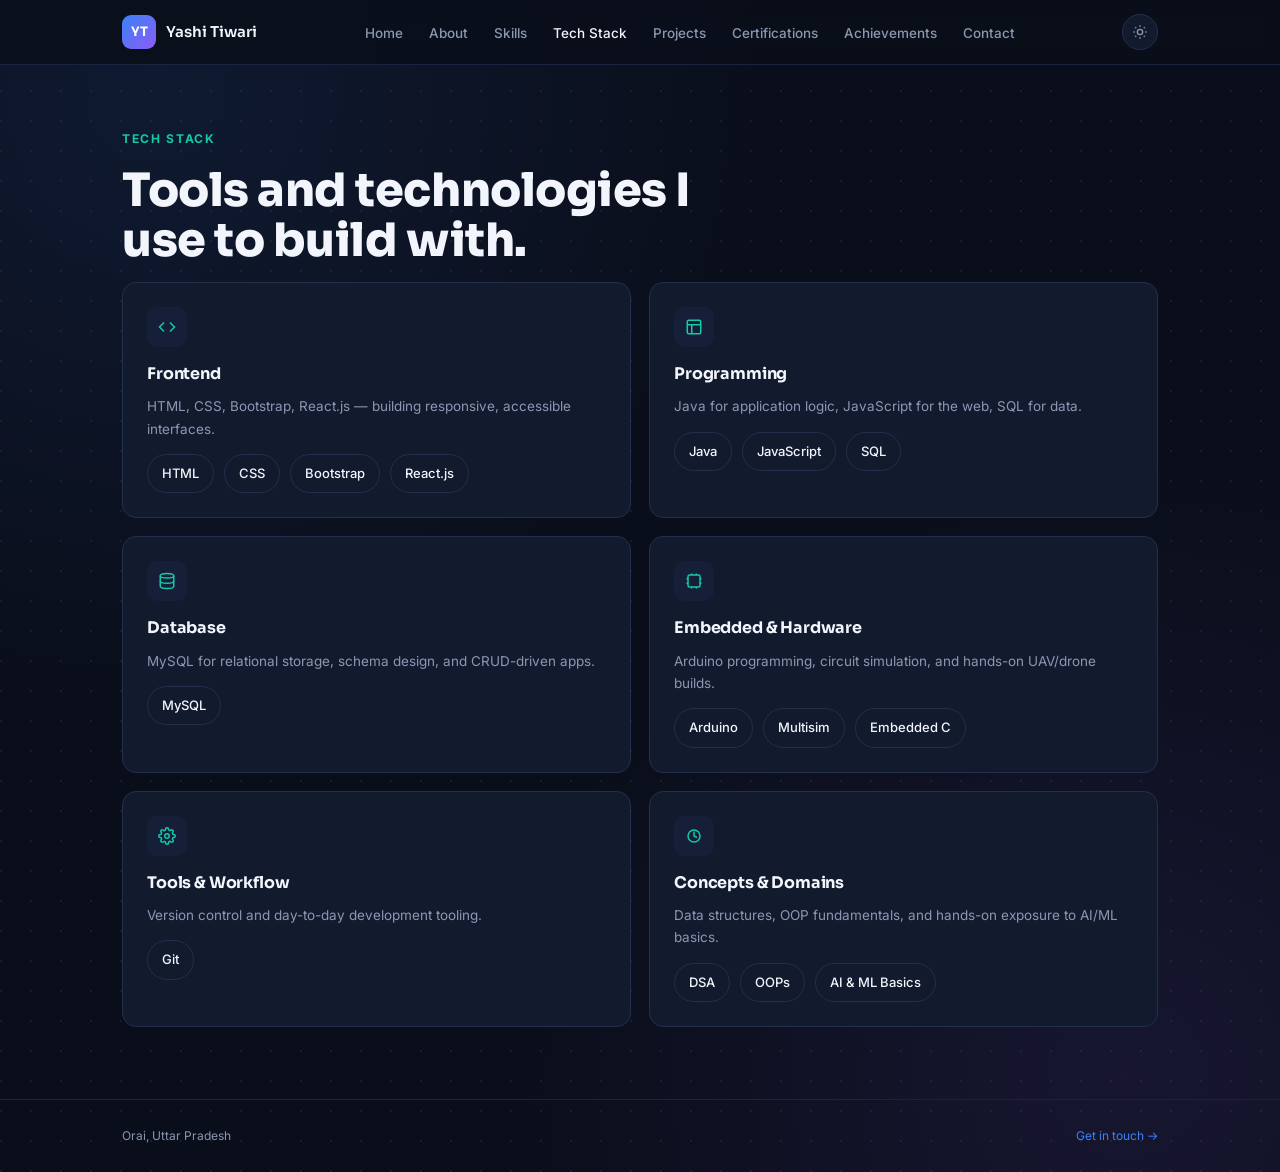
<file: techstack.html>
<!DOCTYPE html>
<html lang="en">
<head>
<meta charset="UTF-8">
<meta name="viewport" content="width=device-width, initial-scale=1.0">
<title>Tech Stack — Yashi Tiwari</title>
<link rel="preconnect" href="https://fonts.googleapis.com">
<link rel="preconnect" href="https://fonts.gstatic.com" crossorigin>
<link href="https://fonts.googleapis.com/css2?family=Sora:wght@600;700;800&family=Inter:wght@400;500;600;700&display=swap" rel="stylesheet">
<link rel="stylesheet" href="style.css">
</head>
<body>

<header class="site">
  <div class="navbar">
    <a class="brand" href="index.html">
      <span class="badge">YT</span>
      <span class="name">Yashi Tiwari</span>
    </a>
    <button class="navtoggle" id="navtoggle" aria-expanded="false" aria-controls="navlinks">Menu</button>
    <ul class="navlinks" id="navlinks">
      <li><a href="index.html">Home</a></li>
      <li><a href="about.html">About</a></li>
      <li><a href="skills.html">Skills</a></li>
      <li><a href="techstack.html" class="active">Tech Stack</a></li>
      <li><a href="projects.html">Projects</a></li>
      <li><a href="certifications.html">Certifications</a></li>
      <li><a href="achievements.html">Achievements</a></li>
      <li><a href="contact.html">Contact</a></li>
    </ul>
    <div class="nav-right">
      <button class="theme-toggle" id="themeToggle" aria-label="Toggle theme">
        <svg width="16" height="16" viewBox="0 0 24 24" fill="none" stroke="currentColor" stroke-width="2"><circle cx="12" cy="12" r="4"/><path d="M12 2v2M12 20v2M4.9 4.9l1.4 1.4M17.7 17.7l1.4 1.4M2 12h2M20 12h2M4.9 19.1l1.4-1.4M17.7 6.3l1.4-1.4"/></svg>
      </button>
    </div>
  </div>
</header>

<main class="wrap">

  <div class="page-header">
    <div class="eyebrow">Tech Stack</div>
    <h1 class="page-title">Tools and technologies I<br>use to build with.</h1>
  </div>

  <div class="tech-grid" style="margin-bottom:72px;">

    <div class="tech-card">
      <div class="ic"><svg width="18" height="18" viewBox="0 0 24 24" fill="none" stroke="currentColor" stroke-width="2"><polyline points="16 18 22 12 16 6"/><polyline points="8 6 2 12 8 18"/></svg></div>
      <h3>Frontend</h3>
      <div class="desc">HTML, CSS, Bootstrap, React.js — building responsive, accessible interfaces.</div>
      <div class="chip-row"><span class="chip">HTML</span><span class="chip">CSS</span><span class="chip">Bootstrap</span><span class="chip">React.js</span></div>
    </div>

    <div class="tech-card">
      <div class="ic"><svg width="18" height="18" viewBox="0 0 24 24" fill="none" stroke="currentColor" stroke-width="2"><rect x="3" y="3" width="18" height="18" rx="2"/><line x1="3" y1="9" x2="21" y2="9"/><line x1="9" y1="21" x2="9" y2="9"/></svg></div>
      <h3>Programming</h3>
      <div class="desc">Java for application logic, JavaScript for the web, SQL for data.</div>
      <div class="chip-row"><span class="chip">Java</span><span class="chip">JavaScript</span><span class="chip">SQL</span></div>
    </div>

    <div class="tech-card">
      <div class="ic"><svg width="18" height="18" viewBox="0 0 24 24" fill="none" stroke="currentColor" stroke-width="2"><ellipse cx="12" cy="5" rx="9" ry="3"/><path d="M3 5v14a9 3 0 0 0 18 0V5"/><path d="M3 12a9 3 0 0 0 18 0"/></svg></div>
      <h3>Database</h3>
      <div class="desc">MySQL for relational storage, schema design, and CRUD-driven apps.</div>
      <div class="chip-row"><span class="chip">MySQL</span></div>
    </div>

    <div class="tech-card">
      <div class="ic"><svg width="18" height="18" viewBox="0 0 24 24" fill="none" stroke="currentColor" stroke-width="2"><rect x="4" y="4" width="16" height="16" rx="2"/><path d="M9 2v2M15 2v2M9 20v2M15 20v2M2 9h2M2 15h2M20 9h2M20 15h2"/></svg></div>
      <h3>Embedded &amp; Hardware</h3>
      <div class="desc">Arduino programming, circuit simulation, and hands-on UAV/drone builds.</div>
      <div class="chip-row"><span class="chip">Arduino</span><span class="chip">Multisim</span><span class="chip">Embedded C</span></div>
    </div>

    <div class="tech-card">
      <div class="ic"><svg width="18" height="18" viewBox="0 0 24 24" fill="none" stroke="currentColor" stroke-width="2"><circle cx="12" cy="12" r="3"/><path d="M19.4 15a1.65 1.65 0 0 0 .33 1.82l.06.06a2 2 0 1 1-2.83 2.83l-.06-.06a1.65 1.65 0 0 0-1.82-.33 1.65 1.65 0 0 0-1 1.51V21a2 2 0 0 1-4 0v-.09A1.65 1.65 0 0 0 9 19.4a1.65 1.65 0 0 0-1.82.33l-.06.06a2 2 0 1 1-2.83-2.83l.06-.06a1.65 1.65 0 0 0 .33-1.82 1.65 1.65 0 0 0-1.51-1H3a2 2 0 0 1 0-4h.09A1.65 1.65 0 0 0 4.6 9a1.65 1.65 0 0 0-.33-1.82l-.06-.06a2 2 0 1 1 2.83-2.83l.06.06a1.65 1.65 0 0 0 1.82.33H9a1.65 1.65 0 0 0 1-1.51V3a2 2 0 0 1 4 0v.09a1.65 1.65 0 0 0 1 1.51 1.65 1.65 0 0 0 1.82-.33l.06-.06a2 2 0 1 1 2.83 2.83l-.06.06a1.65 1.65 0 0 0-.33 1.82V9a1.65 1.65 0 0 0 1.51 1H21a2 2 0 0 1 0 4h-.09a1.65 1.65 0 0 0-1.51 1z"/></svg></div>
      <h3>Tools &amp; Workflow</h3>
      <div class="desc">Version control and day-to-day development tooling.</div>
      <div class="chip-row"><span class="chip">Git</span></div>
    </div>

    <div class="tech-card">
      <div class="ic"><svg width="18" height="18" viewBox="0 0 24 24" fill="none" stroke="currentColor" stroke-width="2"><path d="M12 20a8 8 0 1 0 0-16 8 8 0 0 0 0 16z"/><path d="M12 6v6l4 2"/></svg></div>
      <h3>Concepts &amp; Domains</h3>
      <div class="desc">Data structures, OOP fundamentals, and hands-on exposure to AI/ML basics.</div>
      <div class="chip-row"><span class="chip">DSA</span><span class="chip">OOPs</span><span class="chip">AI &amp; ML Basics</span></div>
    </div>

  </div>

</main>

<footer class="site-foot">
  <div class="wrap">
    <span class="fl">Orai, Uttar Pradesh</span>
    <span class="fl"><a href="contact.html">Get in touch →</a></span>
  </div>
</footer>

<script src="main.js"></script>
</body>
</html>
</file>
<file: style.css>
:root{
  --bg:#0a0e1a;
  --bg-alt:#0d1220;
  --panel:#121a2e;
  --panel-2:#161f38;
  --border:#232f4d;
  --border-soft:#1a2440;
  --text:#f2f5fb;
  --muted:#8b98b3;
  --muted-2:#647092;
  --blue:#3b82f6;
  --purple:#8b5cf6;
  --teal:#14c9a4;
  --good:#22c55e;
  --radius:14px;
  --radius-sm:9px;
  --shadow:0 20px 50px -20px rgba(0,0,0,0.55);
}

*{box-sizing:border-box; margin:0; padding:0;}
html{scroll-behavior:smooth;}
body{
  background:var(--bg);
  color:var(--text);
  font-family:'Inter', sans-serif;
  line-height:1.65;
  min-height:100vh;
  display:flex;
  flex-direction:column;
  background-image:
    radial-gradient(circle at 12% 8%, rgba(59,130,246,0.10), transparent 40%),
    radial-gradient(circle at 88% 92%, rgba(139,92,246,0.10), transparent 40%),
    radial-gradient(circle at 1px 1px, rgba(139,152,179,0.10) 1px, transparent 0);
  background-size: auto, auto, 30px 30px;
}
::selection{ background:var(--purple); color:#fff; }
a{ color:inherit; }
.grad-text{
  background:linear-gradient(90deg, var(--blue), var(--purple) 55%, var(--teal));
  -webkit-background-clip:text; background-clip:text; color:transparent;
}
.wrap{ max-width:1100px; margin:0 auto; padding:0 32px; width:100%; }
main.wrap{ flex:1; }
a:focus-visible, button:focus-visible{ outline:2px solid var(--blue); outline-offset:3px; }

h1,h2,h3{ font-family:'Sora', sans-serif; letter-spacing:-0.01em; }

/* ---------- NAV ---------- */
header.site{
  position:sticky; top:0; z-index:50;
  background:rgba(10,14,26,0.86);
  backdrop-filter:blur(10px);
  border-bottom:1px solid var(--border-soft);
}
.navbar{
  display:flex; align-items:center; justify-content:space-between;
  padding:14px 32px; max-width:1100px; margin:0 auto; gap:20px;
}
.navbar .brand{
  display:flex; align-items:center; gap:10px;
  text-decoration:none; color:var(--text);
}
.brand .badge{
  width:34px; height:34px; border-radius:9px;
  display:flex; align-items:center; justify-content:center;
  font-family:'Sora',sans-serif; font-weight:700; font-size:13px; color:#fff;
  background:linear-gradient(135deg, var(--blue), var(--purple));
  flex-shrink:0;
}
.brand .name{ font-family:'Sora',sans-serif; font-weight:600; font-size:15px; }
.navlinks{ display:flex; gap:26px; list-style:none; align-items:center; }
.navlinks a{
  font-size:13.5px; font-weight:500; color:var(--muted); text-decoration:none;
  transition:color .15s ease;
}
.navlinks a:hover{ color:var(--text); }
.navlinks a.active{ color:var(--text); }
.nav-right{ display:flex; align-items:center; gap:14px; }
.theme-toggle{
  width:36px; height:36px; border-radius:50%; border:1px solid var(--border);
  background:var(--panel); color:var(--muted); display:flex; align-items:center; justify-content:center;
  cursor:pointer; transition:border-color .15s ease, color .15s ease;
}
.theme-toggle:hover{ border-color:var(--blue); color:var(--text); }
.navtoggle{ display:none; }
@media (max-width:800px){
  .navlinks{
    display:none; position:absolute; top:100%; left:0; right:0;
    background:var(--bg-alt); border-bottom:1px solid var(--border-soft);
    flex-direction:column; align-items:flex-start; gap:0; padding:6px 0;
  }
  .navlinks.open{ display:flex; }
  .navlinks a{ padding:12px 32px; width:100%; border-bottom:1px solid var(--border-soft); }
  .navtoggle{
    display:flex; background:var(--panel); border:1px solid var(--border); color:var(--text);
    font-size:13px; padding:8px 12px; cursor:pointer; border-radius:8px; align-items:center; gap:6px;
  }
}

/* ---------- BUTTONS ---------- */
.btn{
  font-size:13.5px; font-weight:600; padding:12px 20px; border-radius:10px;
  text-decoration:none; display:inline-flex; align-items:center; gap:8px;
  transition:all .15s ease; border:1px solid var(--border); cursor:pointer;
}
.btn.primary{ background:linear-gradient(90deg, var(--blue), var(--purple)); color:#fff; border-color:transparent; }
.btn.primary:hover{ filter:brightness(1.08); transform:translateY(-1px); }
.btn.ghost{ color:var(--text); background:var(--panel); }
.btn.ghost:hover{ border-color:var(--blue); color:var(--blue); }

/* ---------- PAGE HEADER (inner pages) ---------- */
.page-header{ padding:64px 0 8px; }
.eyebrow{
  font-size:12px; font-weight:700; letter-spacing:0.14em; text-transform:uppercase;
  color:var(--teal); margin-bottom:16px;
}
h1.page-title{
  font-size:clamp(32px, 5vw, 46px); font-weight:800; line-height:1.1;
}
p.page-lede{ margin-top:16px; max-width:60ch; color:var(--muted); font-size:16px; }

/* ---------- HERO (home) ---------- */
.hero{ padding:72px 0 40px; }
.hero-tag{
  font-size:12px; font-weight:700; letter-spacing:0.1em; text-transform:uppercase;
  color:var(--teal); margin-bottom:22px;
}
.hero-grid{ display:grid; grid-template-columns:1.35fr 1fr; gap:56px; align-items:center; }
@media (max-width:840px){ .hero-grid{ grid-template-columns:1fr; } }
h1.hero-title{ font-size:clamp(40px, 6.4vw, 62px); font-weight:800; line-height:1.06; }
.role-line{
  margin-top:20px; font-size:19px; color:var(--muted-2); display:flex; gap:8px; flex-wrap:wrap; align-items:baseline;
}
.role-line .typed{ color:var(--teal); font-weight:600; }
.role-line .cursor{ display:inline-block; width:2px; background:var(--teal); animation:blink 1s step-start infinite; margin-left:1px; }
@keyframes blink{ 50%{ opacity:0; } }
.hero-summary{ margin-top:22px; max-width:52ch; color:#c4cde0; font-size:15.5px; }
.hero-cta{ margin-top:32px; display:flex; gap:14px; flex-wrap:wrap; }

.hero-right{ display:flex; flex-direction:column; gap:18px; }
.photo-card{
  border:1px solid var(--border); background:var(--panel); border-radius:var(--radius);
  padding:14px; box-shadow:var(--shadow);
}
.photo-card img{ display:block; width:100%; height:auto; border-radius:10px; object-fit:cover; }
.photo-caption{ padding:14px 6px 4px; }
.photo-caption .pn{ font-family:'Sora',sans-serif; font-weight:700; font-size:15px; }
.photo-caption .pr{ color:var(--muted); font-size:13px; margin-top:2px; }

.stat-row{ display:grid; grid-template-columns:1fr 1fr; gap:14px; }
.stat-card{
  border:1px solid var(--border); background:var(--panel); border-radius:var(--radius-sm);
  padding:16px; display:flex; flex-direction:column; gap:10px;
}
.stat-card .ic{
  width:32px; height:32px; border-radius:8px; background:var(--panel-2);
  display:flex; align-items:center; justify-content:center; color:var(--teal);
}
.stat-card .st{ font-size:12.5px; font-weight:600; color:var(--text); line-height:1.4; }

/* ---------- QUICKLINKS (home) ---------- */
.quicklinks{ display:grid; grid-template-columns:repeat(4,1fr); gap:16px; padding:48px 0 64px; }
@media (max-width:800px){ .quicklinks{ grid-template-columns:1fr 1fr; } }
.qlink{
  display:block; border:1px solid var(--border); background:var(--panel); border-radius:var(--radius);
  padding:20px; text-decoration:none; transition:border-color .15s ease, transform .15s ease;
}
.qlink:hover{ border-color:var(--blue); transform:translateY(-2px); }
.qlink .qt{ font-family:'Sora',sans-serif; font-weight:700; font-size:15px; }
.qlink .qs{ color:var(--muted); font-size:12.5px; margin-top:6px; }

/* ---------- ABOUT ---------- */
.about-grid{ display:grid; grid-template-columns:0.85fr 1.15fr; gap:36px; align-items:stretch; margin-top:40px; }
@media (max-width:820px){ .about-grid{ grid-template-columns:1fr; } }
.about-photo{
  border:1px solid var(--border); background:var(--panel); border-radius:var(--radius);
  overflow:hidden; box-shadow:var(--shadow);
}
.about-photo img{ display:block; width:100%; height:100%; object-fit:cover; }
.about-copy{
  border:1px solid var(--border); background:var(--panel); border-radius:var(--radius);
  padding:30px 32px; display:flex; flex-direction:column; gap:16px; justify-content:center;
}
.about-copy p{ color:#c4cde0; font-size:15px; }

.info-cards{ display:grid; grid-template-columns:repeat(3,1fr); gap:16px; margin:24px 0 72px; }
@media (max-width:700px){ .info-cards{ grid-template-columns:1fr; } }
.info-card{
  border:1px solid var(--border); background:var(--panel); border-radius:var(--radius-sm);
  padding:18px 20px;
}
.info-card .ic{ color:var(--teal); margin-bottom:10px; }
.info-card .lbl{ font-size:11.5px; font-weight:700; letter-spacing:0.08em; text-transform:uppercase; color:var(--muted); }
.info-card .val{ margin-top:8px; font-family:'Sora',sans-serif; font-weight:700; font-size:15px; }

/* ---------- SKILLS / TECH STACK ---------- */
.section-block{ padding:44px 0; }
.skill-group{ margin-bottom:28px; }
.skill-group:last-child{ margin-bottom:0; }
.g-label{ font-size:12px; font-weight:700; letter-spacing:0.08em; text-transform:uppercase; color:var(--muted); margin-bottom:12px; }
.chip-row{ display:flex; flex-wrap:wrap; gap:10px; }
.chip{
  font-size:13px; font-weight:500; color:var(--text); background:var(--panel);
  border:1px solid var(--border); padding:8px 14px; border-radius:999px;
  transition:border-color .15s ease, color .15s ease;
}
.chip:hover{ border-color:var(--blue); color:var(--blue); }

.tech-grid{ display:grid; grid-template-columns:repeat(2,1fr); gap:18px; margin-top:8px; }
@media (max-width:700px){ .tech-grid{ grid-template-columns:1fr; } }
.tech-card{ border:1px solid var(--border); background:var(--panel); border-radius:var(--radius); padding:24px; }
.tech-card .ic{
  width:40px; height:40px; border-radius:10px; background:var(--panel-2);
  display:flex; align-items:center; justify-content:center; color:var(--teal); margin-bottom:14px;
}
.tech-card h3{ font-size:16px; font-weight:700; }
.tech-card .desc{ margin-top:8px; color:var(--muted); font-size:13.5px; }
.tech-card .chip-row{ margin-top:14px; }

/* ---------- PROJECTS ---------- */
.project{
  border:1px solid var(--border); background:var(--panel); border-radius:var(--radius);
  padding:0; margin-bottom:22px; overflow:hidden; display:grid; grid-template-columns:260px 1fr;
}
.project:last-child{ margin-bottom:0; }
@media (max-width:760px){ .project{ grid-template-columns:1fr; } }
.project-media{ background:var(--bg-alt); display:flex; align-items:center; justify-content:center; }
.project-media img{ width:100%; height:100%; object-fit:cover; display:block; min-height:180px; }
.project-body{ padding:24px 26px; }
.project-head{ display:flex; justify-content:space-between; align-items:baseline; gap:14px; flex-wrap:wrap; margin-bottom:8px; }
.project-title{ font-family:'Sora',sans-serif; font-size:18px; font-weight:700; }
.project-stack{ font-size:11.5px; font-weight:600; color:var(--teal); letter-spacing:0.03em; }
.project ul{ margin:10px 0 0 18px; color:#c4cde0; font-size:14px; }
.project li{ margin-bottom:6px; }

/* ---------- CERT / ACHIEVEMENTS ---------- */
.cert-grid{ display:grid; grid-template-columns:1fr 1fr; gap:16px; margin-top:8px; }
@media (max-width:700px){ .cert-grid{ grid-template-columns:1fr; } }
.cert-card{
  border:1px solid var(--border); background:var(--panel); border-radius:var(--radius-sm);
  padding:18px 20px; display:flex; gap:14px; align-items:flex-start;
}
.cert-card .ic{
  width:34px; height:34px; border-radius:8px; background:var(--panel-2); flex-shrink:0;
  display:flex; align-items:center; justify-content:center; color:var(--teal);
}
.cert-card .tag{ font-size:10.5px; font-weight:700; letter-spacing:0.08em; text-transform:uppercase; color:var(--muted); }
.cert-card .ttl{ margin-top:4px; font-size:14.5px; font-weight:600; }

/* ---------- CONTACT ---------- */
footer.contact{ padding:80px 0 56px; text-align:center; margin-top:auto; }
footer.contact h2{ font-size:clamp(28px,4vw,38px); font-weight:800; margin-bottom:14px; }
footer.contact p.sub{ color:var(--muted); max-width:48ch; margin:0 auto 34px; font-size:15.5px; }
.contact-row{ display:flex; justify-content:center; gap:14px; flex-wrap:wrap; margin-bottom:44px; }
.contact-footline{ font-size:12px; color:var(--muted-2); letter-spacing:0.03em; }

footer.site-foot{ border-top:1px solid var(--border-soft); padding:26px 0; margin-top:auto; }
footer.site-foot .wrap{ display:flex; justify-content:space-between; align-items:center; flex-wrap:wrap; gap:12px; }
footer.site-foot .fl{ font-size:12px; color:var(--muted); }
footer.site-foot .fl a{ color:var(--blue); text-decoration:none; }

/* ---------- LIGHT THEME OVERRIDE ---------- */
:root[data-theme="light"]{
  --bg:#f6f7fb;
  --bg-alt:#eef0f6;
  --panel:#ffffff;
  --panel-2:#f1f3f9;
  --border:#e1e5ef;
  --border-soft:#e7eaf3;
  --text:#171b2c;
  --muted:#5b6478;
  --muted-2:#7b8399;
  --shadow:0 20px 50px -25px rgba(30,40,80,0.18);
}
:root[data-theme="light"] body{
  background-image:
    radial-gradient(circle at 12% 8%, rgba(59,130,246,0.06), transparent 40%),
    radial-gradient(circle at 88% 92%, rgba(139,92,246,0.06), transparent 40%),
    radial-gradient(circle at 1px 1px, rgba(91,100,120,0.10) 1px, transparent 0);
}
:root[data-theme="light"] header.site{ background:rgba(246,247,251,0.9); }

/* ---------- PROJECT FILTER PILLS ---------- */
.filter-row{ display:flex; gap:10px; flex-wrap:wrap; margin:28px 0 32px; }
.filter-pill{
  font-size:12.5px; font-weight:600; padding:8px 16px; border-radius:999px;
  border:1px solid var(--border); background:var(--panel); color:var(--muted); cursor:pointer;
  transition:all .15s ease;
}
.filter-pill:hover{ color:var(--text); border-color:var(--blue); }
.filter-pill.active{
  background:linear-gradient(90deg, var(--blue), var(--purple)); color:#fff; border-color:transparent;
}
.project-badge{
  display:inline-flex; align-items:center; gap:6px; margin-top:16px;
  font-size:12px; font-weight:700; padding:8px 14px; border-radius:9px;
  background:var(--panel-2); border:1px solid var(--border); color:var(--teal);
}
.project-badge.demo{ background:linear-gradient(90deg, var(--blue), var(--purple)); color:#fff; border-color:transparent; }

/* ---------- SKILL BARS ---------- */
.skillbar-grid{ display:grid; grid-template-columns:repeat(2,1fr); gap:18px; margin-top:8px; }
@media (max-width:760px){ .skillbar-grid{ grid-template-columns:1fr; } }
.skillbar-card{ border:1px solid var(--border); background:var(--panel); border-radius:var(--radius); padding:22px 24px; }
.skillbar-card h3{ display:flex; align-items:center; gap:10px; font-size:15.5px; font-weight:700; margin-bottom:16px; }
.skillbar-card h3 .ic{
  width:28px; height:28px; border-radius:7px; background:var(--panel-2);
  display:flex; align-items:center; justify-content:center; color:var(--teal); flex-shrink:0;
}
.sk-row{ margin-bottom:13px; }
.sk-row:last-child{ margin-bottom:0; }
.sk-row .sk-top{ display:flex; justify-content:space-between; font-size:12.5px; margin-bottom:6px; }
.sk-row .sk-top .nm{ font-weight:600; color:var(--text); }
.sk-row .sk-top .pc{ color:var(--muted); font-weight:600; }
.sk-track{ height:6px; border-radius:4px; background:var(--panel-2); overflow:hidden; }
.sk-fill{ height:100%; border-radius:4px; background:linear-gradient(90deg, var(--blue), var(--purple), var(--teal)); }

/* ---------- TIMELINE (achievements) ---------- */
.timeline{ position:relative; padding-left:28px; margin-top:8px; }
.timeline::before{ content:''; position:absolute; left:5px; top:6px; bottom:6px; width:2px; background:linear-gradient(var(--blue), var(--teal)); }
.tl-item{ position:relative; padding-bottom:30px; }
.tl-item:last-child{ padding-bottom:0; }
.tl-dot{
  position:absolute; left:-28px; top:2px; width:12px; height:12px; border-radius:50%;
  background:#f5a524; box-shadow:0 0 0 4px rgba(245,165,36,0.18);
}
.tl-card{ border:1px solid var(--border); background:var(--panel); border-radius:var(--radius-sm); padding:16px 20px; }
.tl-card .ttl{ font-weight:700; font-size:15px; }
.tl-card .dsc{ margin-top:6px; color:var(--muted); font-size:13.5px; }

/* ---------- CONTACT PAGE (with form) ---------- */
.contact-page{ display:grid; grid-template-columns:1fr 1fr; gap:48px; padding:64px 0 80px; align-items:start; }
@media (max-width:860px){ .contact-page{ grid-template-columns:1fr; } }
.contact-left h1{ font-size:clamp(30px,4.6vw,44px); font-weight:800; line-height:1.12; }
.contact-left p.sub{ margin-top:16px; color:var(--muted); font-size:15px; max-width:46ch; }
.contact-left .contact-row{ justify-content:flex-start; margin:26px 0 30px; }
.contact-info{ border:1px solid var(--border); background:var(--panel); border-radius:var(--radius-sm); padding:18px 20px; display:flex; flex-direction:column; gap:12px; }
.contact-info .ci-row{ display:flex; align-items:center; gap:10px; font-size:13.5px; color:var(--text); }
.contact-info .ci-row svg{ color:var(--teal); flex-shrink:0; }

.contact-form{ border:1px solid var(--border); background:var(--panel); border-radius:var(--radius); padding:28px; }
.f-group{ margin-bottom:18px; }
.f-group label{ display:block; font-size:12.5px; font-weight:600; margin-bottom:8px; color:var(--muted); }
.f-group input, .f-group textarea{
  width:100%; background:var(--panel-2); border:1px solid var(--border); border-radius:9px;
  padding:12px 14px; color:var(--text); font-family:'Inter',sans-serif; font-size:14px; resize:vertical;
}
.f-group input:focus, .f-group textarea:focus{ outline:none; border-color:var(--blue); }
.f-submit{
  width:100%; border:none; border-radius:10px; padding:14px; font-weight:700; font-size:14.5px;
  color:#fff; background:linear-gradient(90deg, var(--blue), var(--purple), var(--teal)); cursor:pointer;
  display:flex; align-items:center; justify-content:center; gap:8px;
}
.f-submit:hover{ filter:brightness(1.08); }

@media (prefers-reduced-motion: reduce){
  html{ scroll-behavior:auto; }
  *{ transition:none !important; animation:none !important; }
}
</file>
